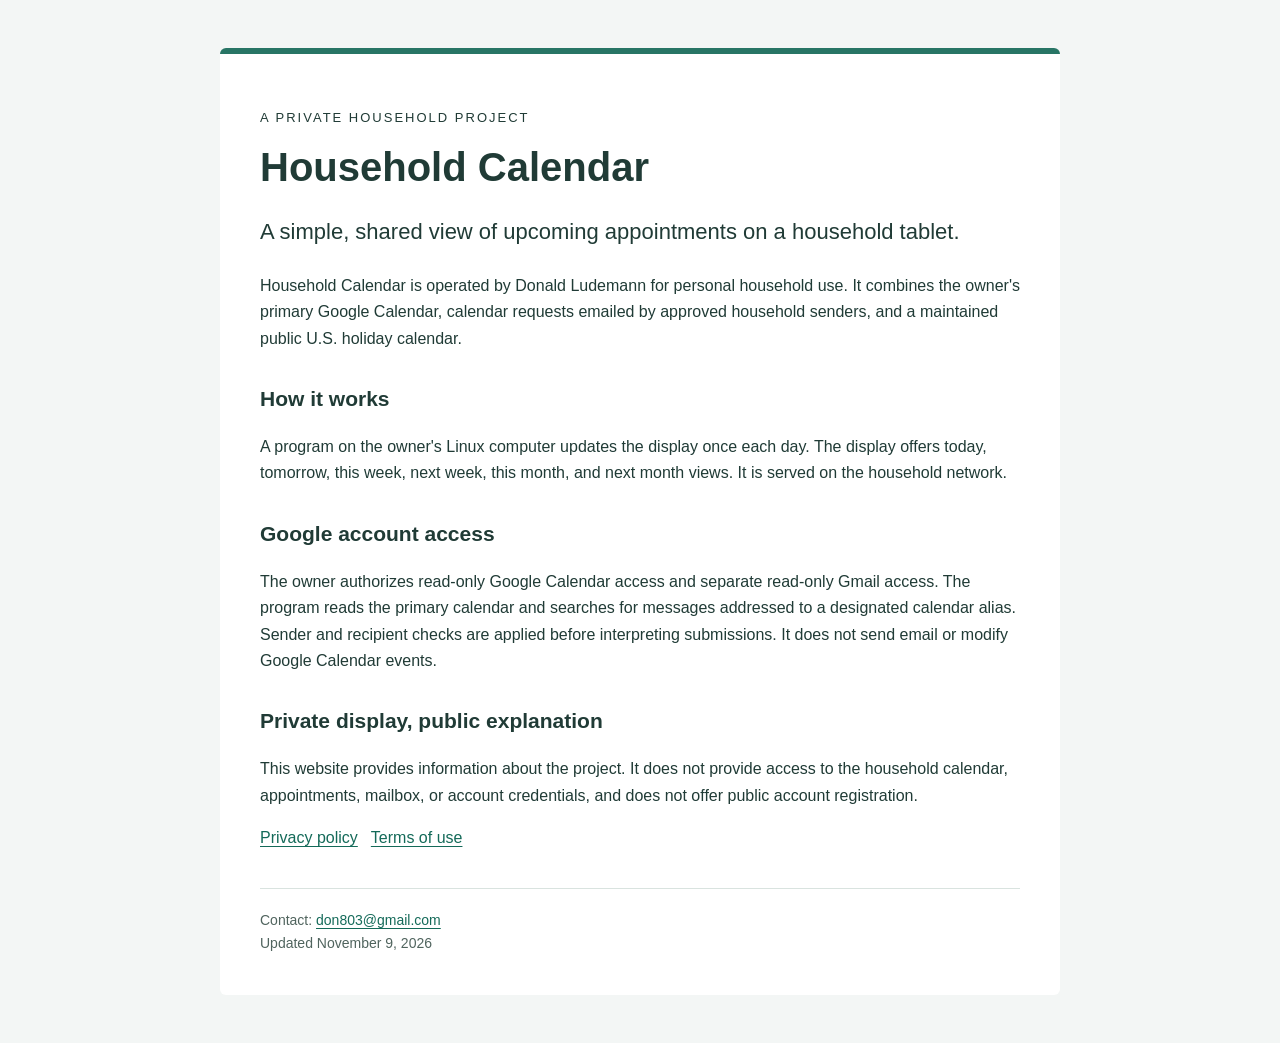
<file: index.html>
<!doctype html>
<html lang="en"><meta charset="utf-8"><meta name="viewport" content="width=device-width,initial-scale=1"><title>Household Calendar</title><link rel="stylesheet" href="style.css"><body><main><p class="eyebrow">A private household project</p><h1>Household Calendar</h1><p class="intro">A simple, shared view of upcoming appointments on a household tablet.</p><p>Household Calendar is operated by Donald Ludemann for personal household use. It combines the owner's primary Google Calendar, calendar requests emailed by approved household senders, and a maintained public U.S. holiday calendar.</p><h2>How it works</h2><p>A program on the owner's Linux computer updates the display once each day. The display offers today, tomorrow, this week, next week, this month, and next month views. It is served on the household network.</p><h2>Google account access</h2><p>The owner authorizes read-only Google Calendar access and separate read-only Gmail access. The program reads the primary calendar and searches for messages addressed to a designated calendar alias. Sender and recipient checks are applied before interpreting submissions. It does not send email or modify Google Calendar events.</p><h2>Private display, public explanation</h2><p>This website provides information about the project. It does not provide access to the household calendar, appointments, mailbox, or account credentials, and does not offer public account registration.</p><p><a href="privacy.html">Privacy policy</a> &nbsp; <a href="terms.html">Terms of use</a></p><footer>Contact: <a href="mailto:don803@gmail.com">don803@gmail.com</a><br>Updated November 9, 2026</footer></main></body></html>
</file>
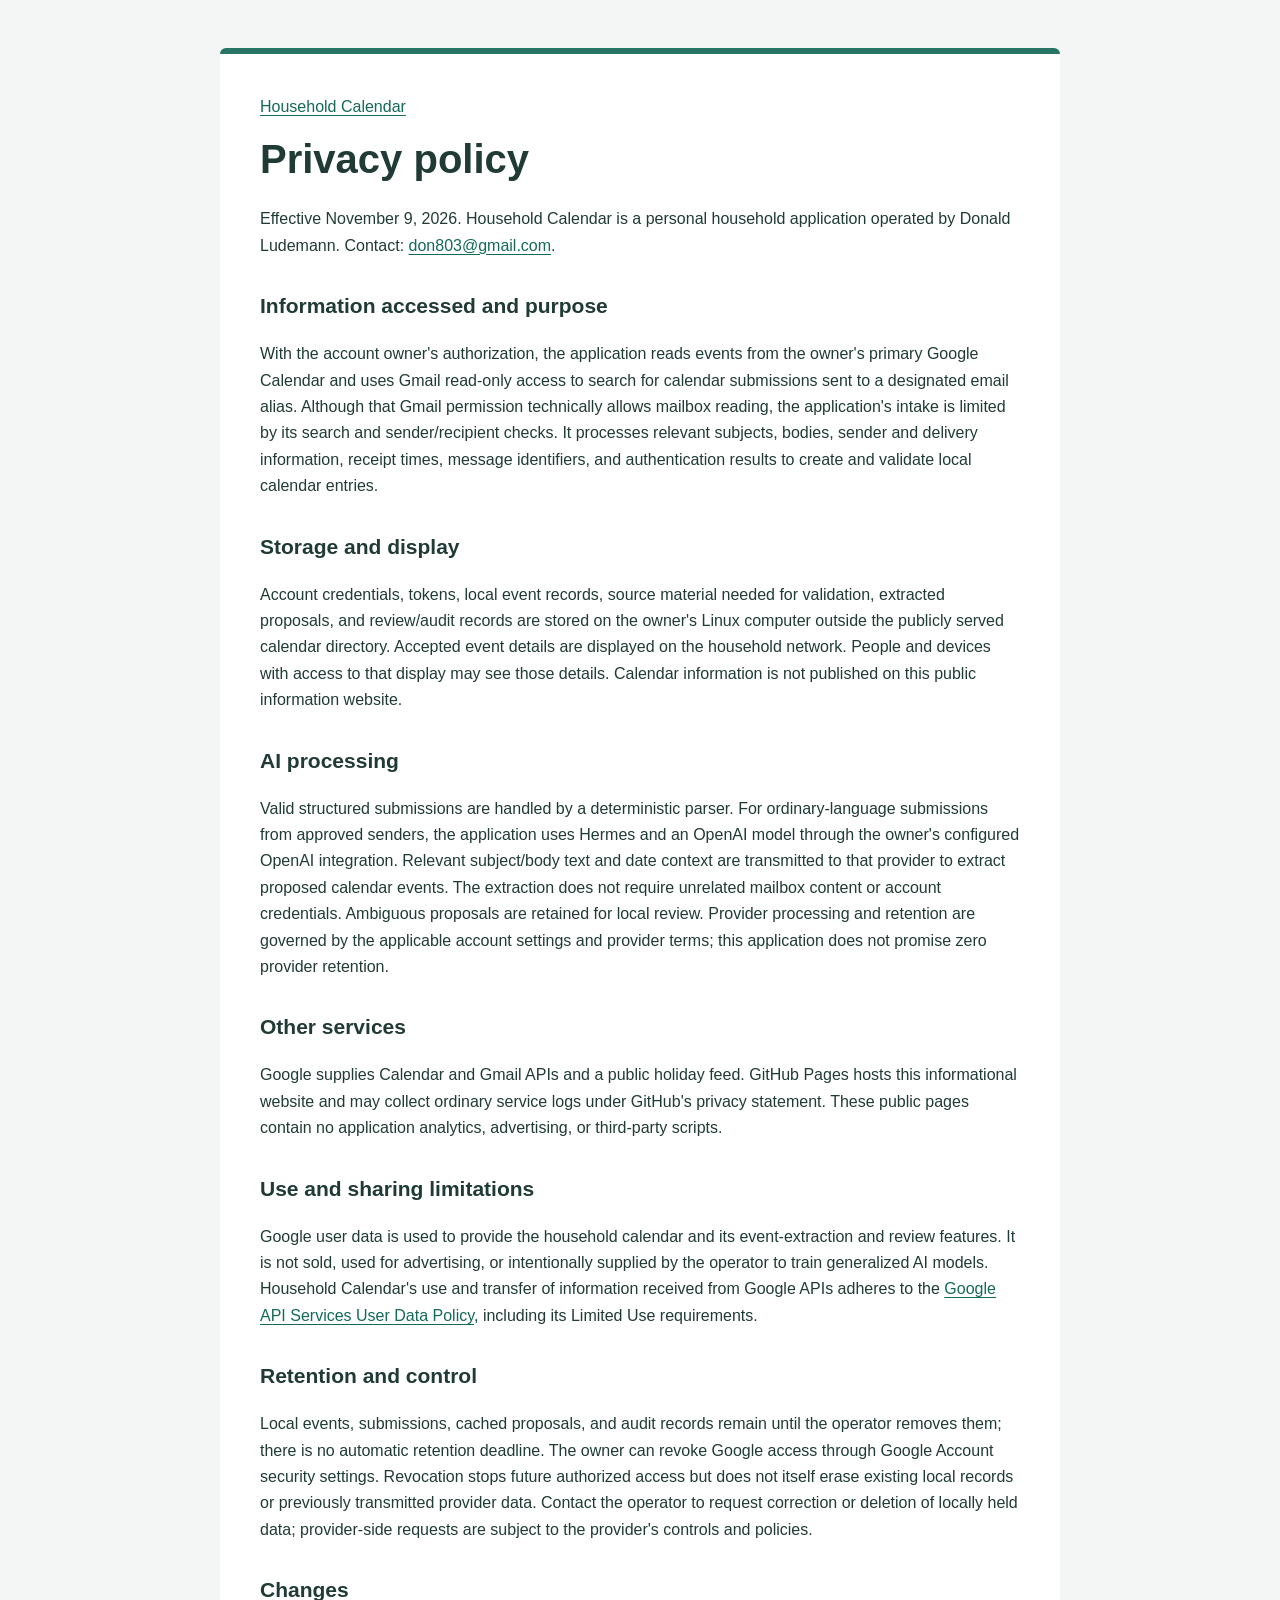
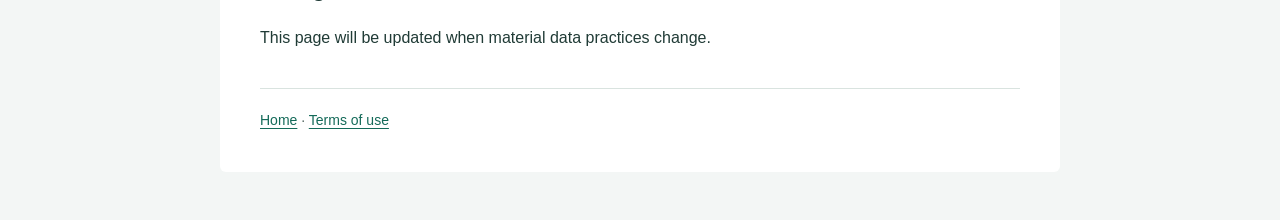
<file: privacy.html>
<!doctype html>
<html lang="en"><meta charset="utf-8"><meta name="viewport" content="width=device-width,initial-scale=1"><title>Privacy policy — Household Calendar</title><link rel="stylesheet" href="style.css"><body><main><a href="index.html">Household Calendar</a><h1>Privacy policy</h1><p>Effective November 9, 2026. Household Calendar is a personal household application operated by Donald Ludemann. Contact: <a href="mailto:don803@gmail.com">don803@gmail.com</a>.</p><h2>Information accessed and purpose</h2><p>With the account owner's authorization, the application reads events from the owner's primary Google Calendar and uses Gmail read-only access to search for calendar submissions sent to a designated email alias. Although that Gmail permission technically allows mailbox reading, the application's intake is limited by its search and sender/recipient checks. It processes relevant subjects, bodies, sender and delivery information, receipt times, message identifiers, and authentication results to create and validate local calendar entries.</p><h2>Storage and display</h2><p>Account credentials, tokens, local event records, source material needed for validation, extracted proposals, and review/audit records are stored on the owner's Linux computer outside the publicly served calendar directory. Accepted event details are displayed on the household network. People and devices with access to that display may see those details. Calendar information is not published on this public information website.</p><h2>AI processing</h2><p>Valid structured submissions are handled by a deterministic parser. For ordinary-language submissions from approved senders, the application uses Hermes and an OpenAI model through the owner's configured OpenAI integration. Relevant subject/body text and date context are transmitted to that provider to extract proposed calendar events. The extraction does not require unrelated mailbox content or account credentials. Ambiguous proposals are retained for local review. Provider processing and retention are governed by the applicable account settings and provider terms; this application does not promise zero provider retention.</p><h2>Other services</h2><p>Google supplies Calendar and Gmail APIs and a public holiday feed. GitHub Pages hosts this informational website and may collect ordinary service logs under GitHub's privacy statement. These public pages contain no application analytics, advertising, or third-party scripts.</p><h2>Use and sharing limitations</h2><p>Google user data is used to provide the household calendar and its event-extraction and review features. It is not sold, used for advertising, or intentionally supplied by the operator to train generalized AI models. Household Calendar's use and transfer of information received from Google APIs adheres to the <a href="https://developers.google.com/terms/api-services-user-data-policy">Google API Services User Data Policy</a>, including its Limited Use requirements.</p><h2>Retention and control</h2><p>Local events, submissions, cached proposals, and audit records remain until the operator removes them; there is no automatic retention deadline. The owner can revoke Google access through Google Account security settings. Revocation stops future authorized access but does not itself erase existing local records or previously transmitted provider data. Contact the operator to request correction or deletion of locally held data; provider-side requests are subject to the provider's controls and policies.</p><h2>Changes</h2><p>This page will be updated when material data practices change.</p><footer><a href="index.html">Home</a> · <a href="terms.html">Terms of use</a></footer></main></body></html>
</file>
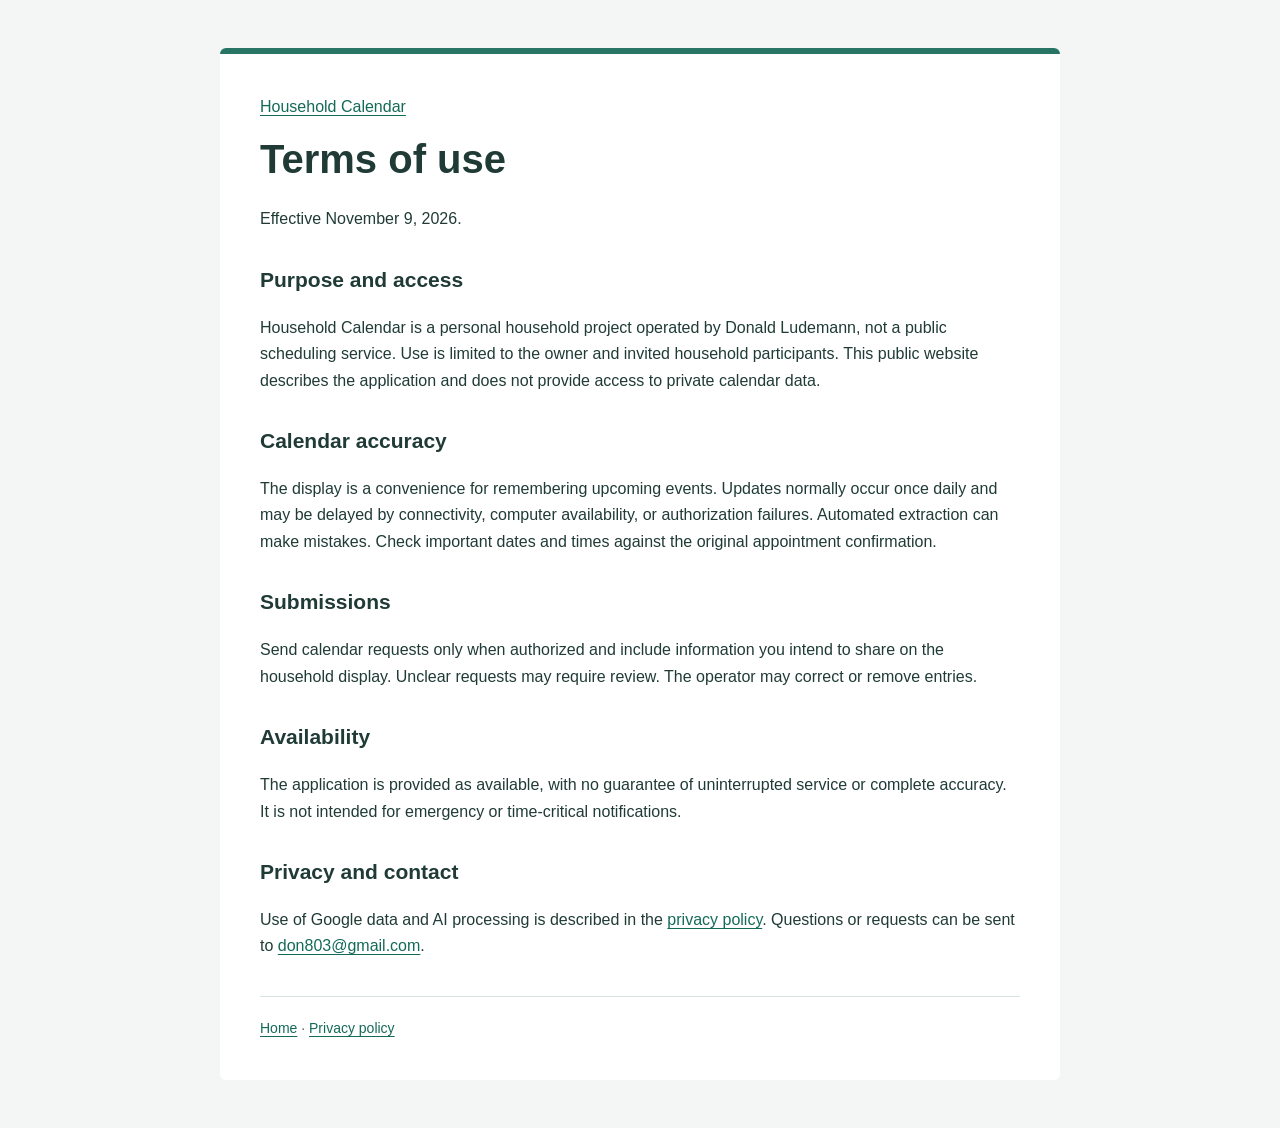
<file: terms.html>
<!doctype html>
<html lang="en"><meta charset="utf-8"><meta name="viewport" content="width=device-width,initial-scale=1"><title>Terms of use — Household Calendar</title><link rel="stylesheet" href="style.css"><body><main><a href="index.html">Household Calendar</a><h1>Terms of use</h1><p>Effective November 9, 2026.</p><h2>Purpose and access</h2><p>Household Calendar is a personal household project operated by Donald Ludemann, not a public scheduling service. Use is limited to the owner and invited household participants. This public website describes the application and does not provide access to private calendar data.</p><h2>Calendar accuracy</h2><p>The display is a convenience for remembering upcoming events. Updates normally occur once daily and may be delayed by connectivity, computer availability, or authorization failures. Automated extraction can make mistakes. Check important dates and times against the original appointment confirmation.</p><h2>Submissions</h2><p>Send calendar requests only when authorized and include information you intend to share on the household display. Unclear requests may require review. The operator may correct or remove entries.</p><h2>Availability</h2><p>The application is provided as available, with no guarantee of uninterrupted service or complete accuracy. It is not intended for emergency or time-critical notifications.</p><h2>Privacy and contact</h2><p>Use of Google data and AI processing is described in the <a href="privacy.html">privacy policy</a>. Questions or requests can be sent to <a href="mailto:don803@gmail.com">don803@gmail.com</a>.</p><footer><a href="index.html">Home</a> · <a href="privacy.html">Privacy policy</a></footer></main></body></html>
</file>
<file: style.css>
body{margin:0;background:#f3f6f5;color:#203b36;font-family:Arial,sans-serif;line-height:1.65}main{max-width:760px;margin:48px auto;padding:40px;background:#fff;border-top:6px solid #287565;border-radius:6px}h1{font-size:40px;line-height:1.15;margin:16px 0 24px}h2{font-size:21px;margin-top:30px}a{color:#146a59;text-underline-offset:3px}.eyebrow{font-size:13px;text-transform:uppercase;letter-spacing:2px}.intro{font-size:22px}footer{margin-top:36px;padding-top:20px;border-top:1px solid #d9e3df;font-size:14px;color:#50645e}@media(max-width:600px){main{margin:0;padding:24px;border-radius:0}h1{font-size:32px}}
</file>
